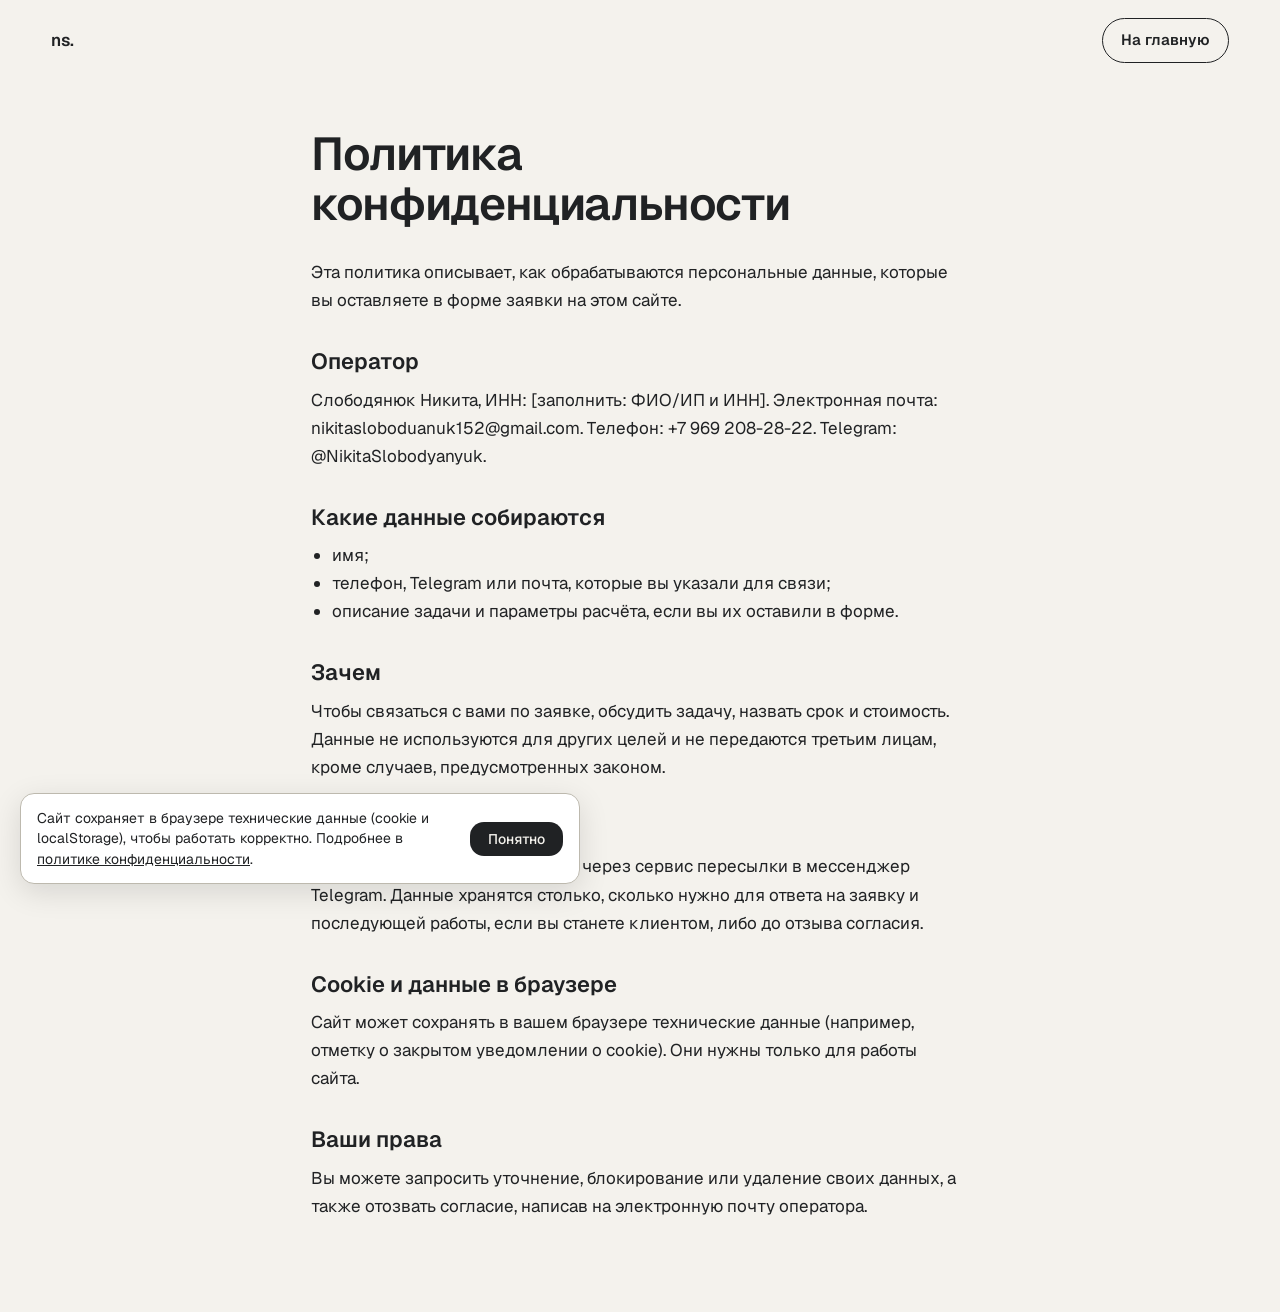
<file: privacy.html>
<!doctype html>
<html lang="ru">
<head>
<meta charset="utf-8">
<meta name="viewport" content="width=device-width, initial-scale=1">
<title>Политика конфиденциальности - Никита Слободянюк</title>
<meta name="description" content="Как обрабатываются персональные данные, которые вы оставляете в форме на сайте Никиты Слободянюка.">
<meta name="robots" content="index, follow">
<link rel="canonical" href="https://murzzsite.github.io/slobodyanyuk-web/privacy.html">
<meta property="og:title" content="Политика конфиденциальности - Никита Слободянюк">
<meta property="og:description" content="Как обрабатываются персональные данные, которые вы оставляете в форме на сайте Никиты Слободянюка.">
<meta property="og:type" content="website">
<meta property="og:url" content="https://murzzsite.github.io/slobodyanyuk-web/privacy.html">
<meta property="og:locale" content="ru_RU">
<meta property="og:site_name" content="Никита Слободянюк">
<meta name="twitter:card" content="summary">
<meta name="twitter:title" content="Политика конфиденциальности - Никита Слободянюк">
<meta name="twitter:description" content="Как обрабатываются персональные данные, которые вы оставляете в форме на сайте Никиты Слободянюка.">
<link rel="icon" href="data:image/svg+xml,%3Csvg xmlns='http://www.w3.org/2000/svg' viewBox='0 0 32 32'%3E%3Crect width='32' height='32' rx='9' fill='%23202224'/%3E%3C/svg%3E">
<link rel="stylesheet" href="fonts.css">
<style>
*{box-sizing:border-box}
html{overflow-x:clip}
body{margin:0;background:#f4f2ed;color:#202224;font:400 17px/1.65 Geist,system-ui,sans-serif;overflow-x:clip}
.bar{display:flex;justify-content:space-between;align-items:center;gap:16px;padding:18px max(20px,4vw)}
.bar a{color:inherit;text-decoration:none;font-weight:600}
.bar .back{border:1px solid #202224;border-radius:999px;padding:9px 18px;font-size:15px}
main{max-width:760px;margin:0 auto;padding:24px max(20px,4vw) 80px}
h1{font:600 clamp(30px,6vw,46px)/1.1 Geist,system-ui,sans-serif;letter-spacing:-.03em;margin:24px 0 28px}
h2{font:600 22px/1.25 Geist,system-ui,sans-serif;margin:34px 0 10px}
p,ul{margin:0 0 12px}ul{padding-left:1.2em}
a{color:#1A3BFF}
</style>
</head>
<body>
<header class="bar"><a href="./" aria-label="Никита Слободянюк, на главную">ns.</a><a class="back" href="./">На главную</a></header>
<main>
  <h1>Политика конфиденциальности</h1>
  <p>Эта политика описывает, как обрабатываются персональные данные, которые вы оставляете в форме заявки на этом сайте.</p>

  <h2>Оператор</h2>
  <p>Слободянюк Никита, ИНН: [заполнить: ФИО/ИП и ИНН]. Электронная почта: nikitasloboduanuk152@gmail.com. Телефон: +7 969 208-28-22. Telegram: @NikitaSlobodyanyuk.</p>

  <h2>Какие данные собираются</h2>
  <ul>
    <li>имя;</li>
    <li>телефон, Telegram или почта, которые вы указали для связи;</li>
    <li>описание задачи и параметры расчёта, если вы их оставили в форме.</li>
  </ul>

  <h2>Зачем</h2>
  <p>Чтобы связаться с вами по заявке, обсудить задачу, назвать срок и стоимость. Данные не используются для других целей и не передаются третьим лицам, кроме случаев, предусмотренных законом.</p>

  <h2>Как хранятся</h2>
  <p>Заявка пересылается оператору через сервис пересылки в мессенджер Telegram. Данные хранятся столько, сколько нужно для ответа на заявку и последующей работы, если вы станете клиентом, либо до отзыва согласия.</p>

  <h2>Cookie и данные в браузере</h2>
  <p>Сайт может сохранять в вашем браузере технические данные (например, отметку о закрытом уведомлении о cookie). Они нужны только для работы сайта.</p>

  <h2>Ваши права</h2>
  <p>Вы можете запросить уточнение, блокирование или удаление своих данных, а также отозвать согласие, написав на электронную почту оператора.</p>
</main>
<script src="cookie.js" defer></script>
</body>
</html>
</file>
<file: fonts.css>
/* ==========================================================================
   fonts.css — шрифты со своего сервера.

   09.11.2026: шрифты как на davidecarusio.it (владелец: «с него мне нужны шрифты»):
   Geist — весь текст и заголовки, Geist Mono — мелкие подписи капсом,
   Funnel Display — только крупное имя латиницей (кириллицы в нём нет).
   Все три — SIL OFL; переменные (одна работа на все насыщенности), наборы как у
   Google Fonts: кириллица, латиница, расширенная латиница.
   Раньше они шли с fonts.googleapis.com: таблица стилей Google блокировала первую
   отрисовку и отдавала IP посетителей третьей стороне — поэтому файлы свои.
   ========================================================================== */

/* cyrillic-ext */
@font-face {
  font-family: "Geist";
  font-style: normal;
  font-weight: 100 900;
  font-display: swap;
  src: url("assets/fonts/geist-cyrillic-ext.woff2") format("woff2");
  unicode-range: U+0460-052F, U+1C80-1C8A, U+20B4, U+2DE0-2DFF, U+A640-A69F, U+FE2E-FE2F;
}

/* cyrillic */
@font-face {
  font-family: "Geist";
  font-style: normal;
  font-weight: 100 900;
  font-display: swap;
  src: url("assets/fonts/geist-cyrillic.woff2") format("woff2");
  unicode-range: U+0301, U+0400-045F, U+0490-0491, U+04B0-04B1, U+2116;
}

/* latin-ext */
@font-face {
  font-family: "Geist";
  font-style: normal;
  font-weight: 100 900;
  font-display: swap;
  src: url("assets/fonts/geist-latin-ext.woff2") format("woff2");
  unicode-range: U+0100-02BA, U+02BD-02C5, U+02C7-02CC, U+02CE-02D7, U+02DD-02FF, U+0304, U+0308, U+0329, U+1D00-1DBF, U+1E00-1E9F, U+1EF2-1EFF, U+2020, U+20A0-20AB, U+20AD-20C4, U+2113, U+2C60-2C7F, U+A720-A7FF;
}

/* latin */
@font-face {
  font-family: "Geist";
  font-style: normal;
  font-weight: 100 900;
  font-display: swap;
  src: url("assets/fonts/geist-latin.woff2") format("woff2");
  unicode-range: U+0000-00FF, U+0131, U+0152-0153, U+02BB-02BC, U+02C6, U+02DA, U+02DC, U+0304, U+0308, U+0329, U+2000-206F, U+20AC, U+2122, U+2191, U+2193, U+2212, U+2215, U+FEFF, U+FFFD;
}

/* cyrillic-ext */
@font-face {
  font-family: "Geist Mono";
  font-style: normal;
  font-weight: 100 900;
  font-display: swap;
  src: url("assets/fonts/geist-mono-cyrillic-ext.woff2") format("woff2");
  unicode-range: U+0460-052F, U+1C80-1C8A, U+20B4, U+2DE0-2DFF, U+A640-A69F, U+FE2E-FE2F;
}

/* cyrillic */
@font-face {
  font-family: "Geist Mono";
  font-style: normal;
  font-weight: 100 900;
  font-display: swap;
  src: url("assets/fonts/geist-mono-cyrillic.woff2") format("woff2");
  unicode-range: U+0301, U+0400-045F, U+0490-0491, U+04B0-04B1, U+2116;
}

/* latin-ext */
@font-face {
  font-family: "Geist Mono";
  font-style: normal;
  font-weight: 100 900;
  font-display: swap;
  src: url("assets/fonts/geist-mono-latin-ext.woff2") format("woff2");
  unicode-range: U+0100-02BA, U+02BD-02C5, U+02C7-02CC, U+02CE-02D7, U+02DD-02FF, U+0304, U+0308, U+0329, U+1D00-1DBF, U+1E00-1E9F, U+1EF2-1EFF, U+2020, U+20A0-20AB, U+20AD-20C4, U+2113, U+2C60-2C7F, U+A720-A7FF;
}

/* latin */
@font-face {
  font-family: "Geist Mono";
  font-style: normal;
  font-weight: 100 900;
  font-display: swap;
  src: url("assets/fonts/geist-mono-latin.woff2") format("woff2");
  unicode-range: U+0000-00FF, U+0131, U+0152-0153, U+02BB-02BC, U+02C6, U+02DA, U+02DC, U+0304, U+0308, U+0329, U+2000-206F, U+20AC, U+2122, U+2191, U+2193, U+2212, U+2215, U+FEFF, U+FFFD;
}

/* latin-ext */
@font-face {
  font-family: "Funnel Display";
  font-style: normal;
  font-weight: 300 800;
  font-display: swap;
  src: url("assets/fonts/funnel-display-latin-ext.woff2") format("woff2");
  unicode-range: U+0100-02BA, U+02BD-02C5, U+02C7-02CC, U+02CE-02D7, U+02DD-02FF, U+0304, U+0308, U+0329, U+1D00-1DBF, U+1E00-1E9F, U+1EF2-1EFF, U+2020, U+20A0-20AB, U+20AD-20C4, U+2113, U+2C60-2C7F, U+A720-A7FF;
}

/* latin */
@font-face {
  font-family: "Funnel Display";
  font-style: normal;
  font-weight: 300 800;
  font-display: swap;
  src: url("assets/fonts/funnel-display-latin.woff2") format("woff2");
  unicode-range: U+0000-00FF, U+0131, U+0152-0153, U+02BB-02BC, U+02C6, U+02DA, U+02DC, U+0304, U+0308, U+0329, U+2000-206F, U+20AC, U+2122, U+2191, U+2193, U+2212, U+2215, U+FEFF, U+FFFD;
}

/* Заголовки: Geist SemiBold (600) на любой заданной насыщенности. В CSS сайта заголовки
   написаны с насыщенностью 300 (под прежний Oswald); статичный срез 600, объявленный на весь
   диапазон, даёт везде один и тот же плотный заголовок, как на образце. */

/* cyrillic-ext */
@font-face {
  font-family: "Geist Display";
  font-style: normal;
  font-weight: 100 900;
  font-display: swap;
  src: url("assets/fonts/geist-600-cyrillic-ext.woff2") format("woff2");
  unicode-range: U+0460-052F, U+1C80-1C8A, U+20B4, U+2DE0-2DFF, U+A640-A69F, U+FE2E-FE2F;
}

/* cyrillic */
@font-face {
  font-family: "Geist Display";
  font-style: normal;
  font-weight: 100 900;
  font-display: swap;
  src: url("assets/fonts/geist-600-cyrillic.woff2") format("woff2");
  unicode-range: U+0301, U+0400-045F, U+0490-0491, U+04B0-04B1, U+2116;
}

/* latin-ext */
@font-face {
  font-family: "Geist Display";
  font-style: normal;
  font-weight: 100 900;
  font-display: swap;
  src: url("assets/fonts/geist-600-latin-ext.woff2") format("woff2");
  unicode-range: U+0100-02BA, U+02BD-02C5, U+02C7-02CC, U+02CE-02D7, U+02DD-02FF, U+0304, U+0308, U+0329, U+1D00-1DBF, U+1E00-1E9F, U+1EF2-1EFF, U+2020, U+20A0-20AB, U+20AD-20C4, U+2113, U+2C60-2C7F, U+A720-A7FF;
}

/* latin */
@font-face {
  font-family: "Geist Display";
  font-style: normal;
  font-weight: 100 900;
  font-display: swap;
  src: url("assets/fonts/geist-600-latin.woff2") format("woff2");
  unicode-range: U+0000-00FF, U+0131, U+0152-0153, U+02BB-02BC, U+02C6, U+02DA, U+02DC, U+0304, U+0308, U+0329, U+2000-206F, U+20AC, U+2122, U+2191, U+2193, U+2212, U+2215, U+FEFF, U+FFFD;
}
</file>
